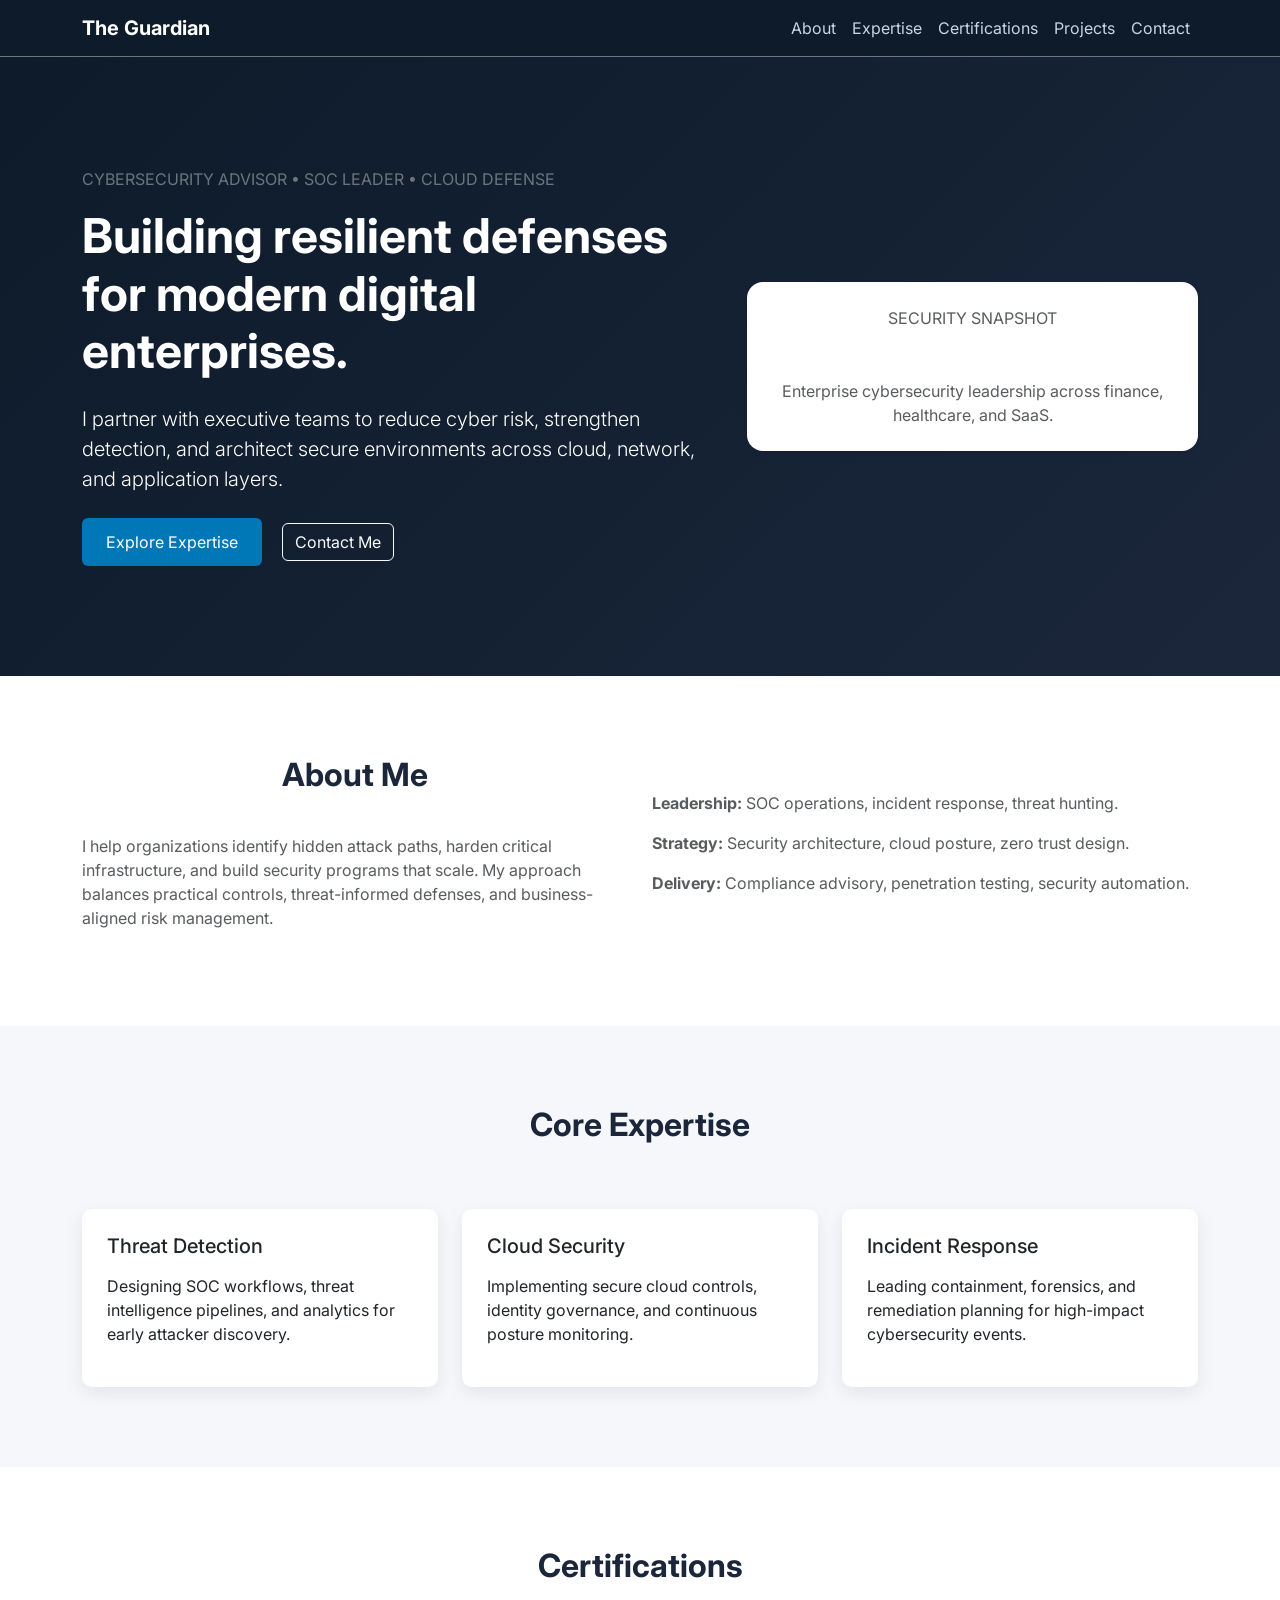
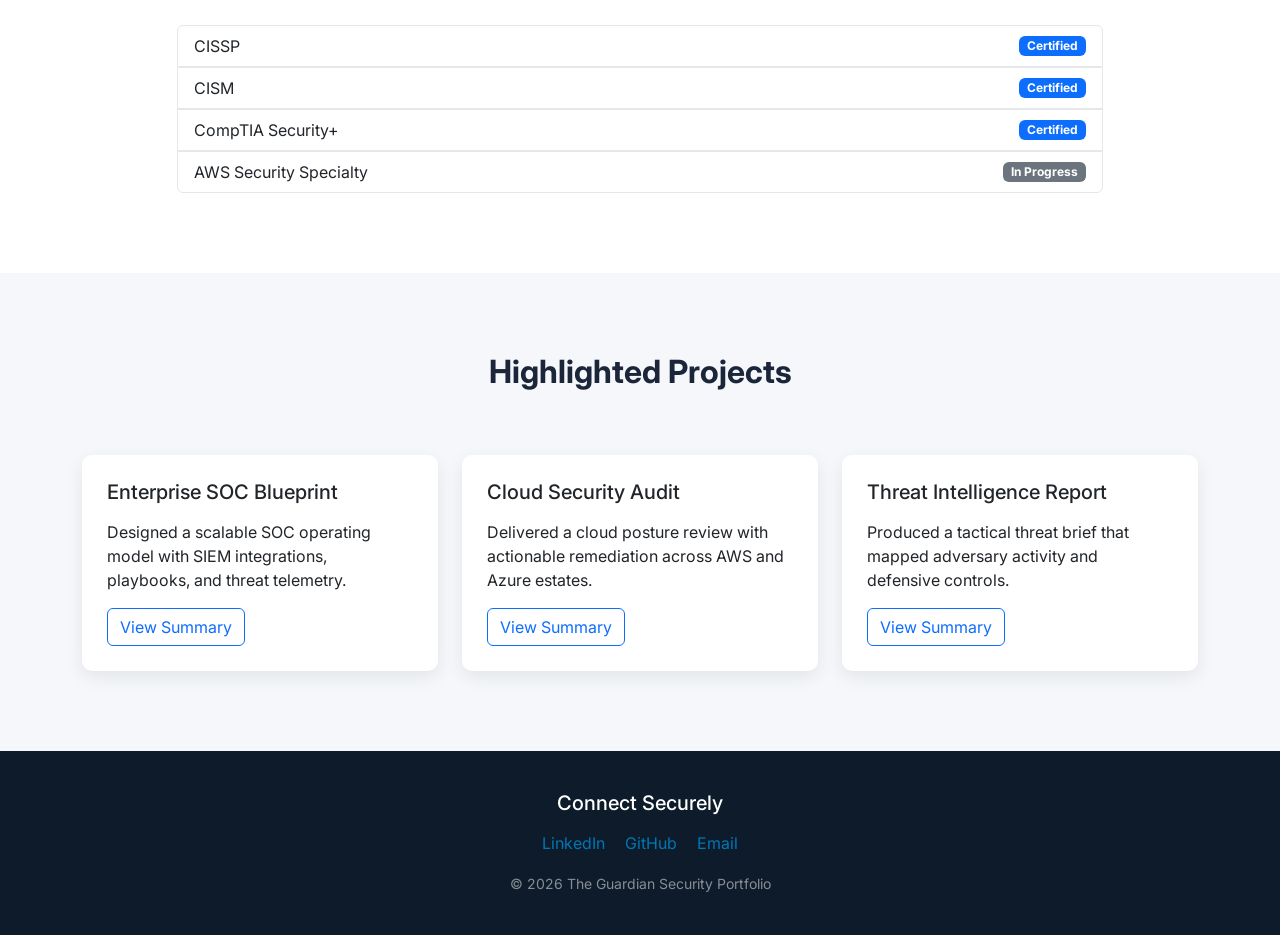
<file: index.html>
<!DOCTYPE html>
<html lang="en">
<head>
  <meta charset="UTF-8" />
  <meta name="viewport" content="width=device-width, initial-scale=1.0" />
  <title>The Guardian | Cybersecurity Portfolio</title>

  <!-- Bootstrap 5 CDN -->
  <link href="https://cdn.jsdelivr.net/npm/bootstrap@5.3.3/dist/css/bootstrap.min.css" rel="stylesheet">

  <!-- Google Font -->
  <link href="https://fonts.googleapis.com/css2?family=Inter:wght@300;400;500;600;700&display=swap" rel="stylesheet">

  <!-- Custom CSS -->
  <link rel="stylesheet" href="style.css">
</head>

<body>

  <nav class="navbar navbar-expand-lg navbar-dark bg-dark-custom sticky-top border-bottom border-secondary">
    <div class="container">
      <a class="navbar-brand fw-bold" href="#">The Guardian</a>
      <button class="navbar-toggler" type="button" data-bs-toggle="collapse" data-bs-target="#navMenu">
        <span class="navbar-toggler-icon"></span>
      </button>
      <div class="collapse navbar-collapse" id="navMenu">
        <ul class="navbar-nav ms-auto">
          <li class="nav-item"><a class="nav-link" href="#about">About</a></li>
          <li class="nav-item"><a class="nav-link" href="#expertise">Expertise</a></li>
          <li class="nav-item"><a class="nav-link" href="#certs">Certifications</a></li>
          <li class="nav-item"><a class="nav-link" href="#projects">Projects</a></li>
          <li class="nav-item"><a class="nav-link" href="#contact">Contact</a></li>
        </ul>
      </div>
    </div>
  </nav>

  <header class="hero-section">
    <div class="container">
      <div class="row align-items-center">
        <div class="col-lg-7 text-center text-lg-start">
          <p class="text-uppercase mb-3 letter-spacing-2 text-secondary">Cybersecurity Advisor • SOC Leader • Cloud Defense</p>
          <h1 class="display-5 fw-bold">Building resilient defenses for modern digital enterprises.</h1>
          <p class="lead mt-4 text-white-75">
            I partner with executive teams to reduce cyber risk, strengthen detection, and architect secure environments across cloud, network, and application layers.
          </p>
          <div class="mt-4">
            <a href="#expertise" class="btn btn-primary-custom me-3">Explore Expertise</a>
            <a href="#contact" class="btn btn-outline-light">Contact Me</a>
          </div>
        </div>
        <div class="col-lg-5 text-center mt-5 mt-lg-0">
          <div class="p-4 bg-white rounded-4 shadow-sm">
            <p class="mb-2 text-uppercase text-muted">Security Snapshot</p>
            <h2 class="h3 fw-bold">10+ years</h2>
            <p class="mb-0 text-muted">Enterprise cybersecurity leadership across finance, healthcare, and SaaS.</p>
          </div>
        </div>
      </div>
    </div>
  </header>

  <section id="about" class="section-padding">
    <div class="container">
      <div class="row align-items-center">
        <div class="col-lg-6">
          <h2 class="section-title">About Me</h2>
          <p class="text-muted">
            I help organizations identify hidden attack paths, harden critical infrastructure, and build security programs that scale.
            My approach balances practical controls, threat-informed defenses, and business-aligned risk management.
          </p>
        </div>
        <div class="col-lg-6">
          <ul class="list-unstyled text-muted">
            <li class="mb-3"><strong>Leadership:</strong> SOC operations, incident response, threat hunting.</li>
            <li class="mb-3"><strong>Strategy:</strong> Security architecture, cloud posture, zero trust design.</li>
            <li class="mb-3"><strong>Delivery:</strong> Compliance advisory, penetration testing, security automation.</li>
          </ul>
        </div>
      </div>
    </div>
  </section>

  <section id="expertise" class="section-padding bg-light-custom">
    <div class="container">
      <h2 class="section-title text-center">Core Expertise</h2>
      <div class="row g-4 mt-4">
        <div class="col-md-4">
          <div class="card feature-card h-100">
            <h5 class="mb-3">Threat Detection</h5>
            <p>Designing SOC workflows, threat intelligence pipelines, and analytics for early attacker discovery.</p>
          </div>
        </div>
        <div class="col-md-4">
          <div class="card feature-card h-100">
            <h5 class="mb-3">Cloud Security</h5>
            <p>Implementing secure cloud controls, identity governance, and continuous posture monitoring.</p>
          </div>
        </div>
        <div class="col-md-4">
          <div class="card feature-card h-100">
            <h5 class="mb-3">Incident Response</h5>
            <p>Leading containment, forensics, and remediation planning for high-impact cybersecurity events.</p>
          </div>
        </div>
      </div>
    </div>
  </section>

  <section id="certs" class="section-padding">
    <div class="container">
      <h2 class="section-title text-center">Certifications</h2>
      <div class="row justify-content-center mt-4">
        <div class="col-md-10">
          <div class="list-group certification-list">
            <div class="list-group-item d-flex justify-content-between align-items-center">
              <span>CISSP</span>
              <span class="badge bg-primary">Certified</span>
            </div>
            <div class="list-group-item d-flex justify-content-between align-items-center">
              <span>CISM</span>
              <span class="badge bg-primary">Certified</span>
            </div>
            <div class="list-group-item d-flex justify-content-between align-items-center">
              <span>CompTIA Security+</span>
              <span class="badge bg-primary">Certified</span>
            </div>
            <div class="list-group-item d-flex justify-content-between align-items-center">
              <span>AWS Security Specialty</span>
              <span class="badge bg-secondary">In Progress</span>
            </div>
          </div>
        </div>
      </div>
    </div>
  </section>

  <section id="projects" class="section-padding bg-light-custom">
    <div class="container">
      <h2 class="section-title text-center">Highlighted Projects</h2>
      <div class="row g-4 mt-4">
        <div class="col-md-4">
          <div class="card project-card h-100 d-flex flex-column">
            <div>
              <h5 class="mb-3">Enterprise SOC Blueprint</h5>
              <p>Designed a scalable SOC operating model with SIEM integrations, playbooks, and threat telemetry.</p>
            </div>
            <a href="#" class="btn btn-outline-primary mt-auto align-self-start">View Summary</a>
          </div>
        </div>
        <div class="col-md-4">
          <div class="card project-card h-100 d-flex flex-column">
            <div>
              <h5 class="mb-3">Cloud Security Audit</h5>
              <p>Delivered a cloud posture review with actionable remediation across AWS and Azure estates.</p>
            </div>
            <a href="#" class="btn btn-outline-primary mt-auto align-self-start">View Summary</a>
          </div>
        </div>
        <div class="col-md-4">
          <div class="card project-card h-100 d-flex flex-column">
            <div>
              <h5 class="mb-3">Threat Intelligence Report</h5>
              <p>Produced a tactical threat brief that mapped adversary activity and defensive controls.</p>
            </div>
            <a href="#" class="btn btn-outline-primary mt-auto align-self-start">View Summary</a>
          </div>
        </div>
      </div>
    </div>
  </section>

  <footer id="contact" class="footer">
    <div class="container text-center">
      <h5 class="mb-3">Connect Securely</h5>
      <p>
        <a href="https://www.linkedin.com/in/ajala-john-0ba146339/" class="me-3">LinkedIn</a>
        <a href="https://github.com/Johnnyplus123" class="me-3">GitHub</a>
        <a href="mailto:security@example.com">Email</a>
      </p>
      <small class="text-white-50">© 2026 The Guardian Security Portfolio</small>
    </div>
  </footer>

  <script src="https://cdn.jsdelivr.net/npm/bootstrap@5.3.3/dist/js/bootstrap.bundle.min.js"></script>
</body>
</html>
</file>
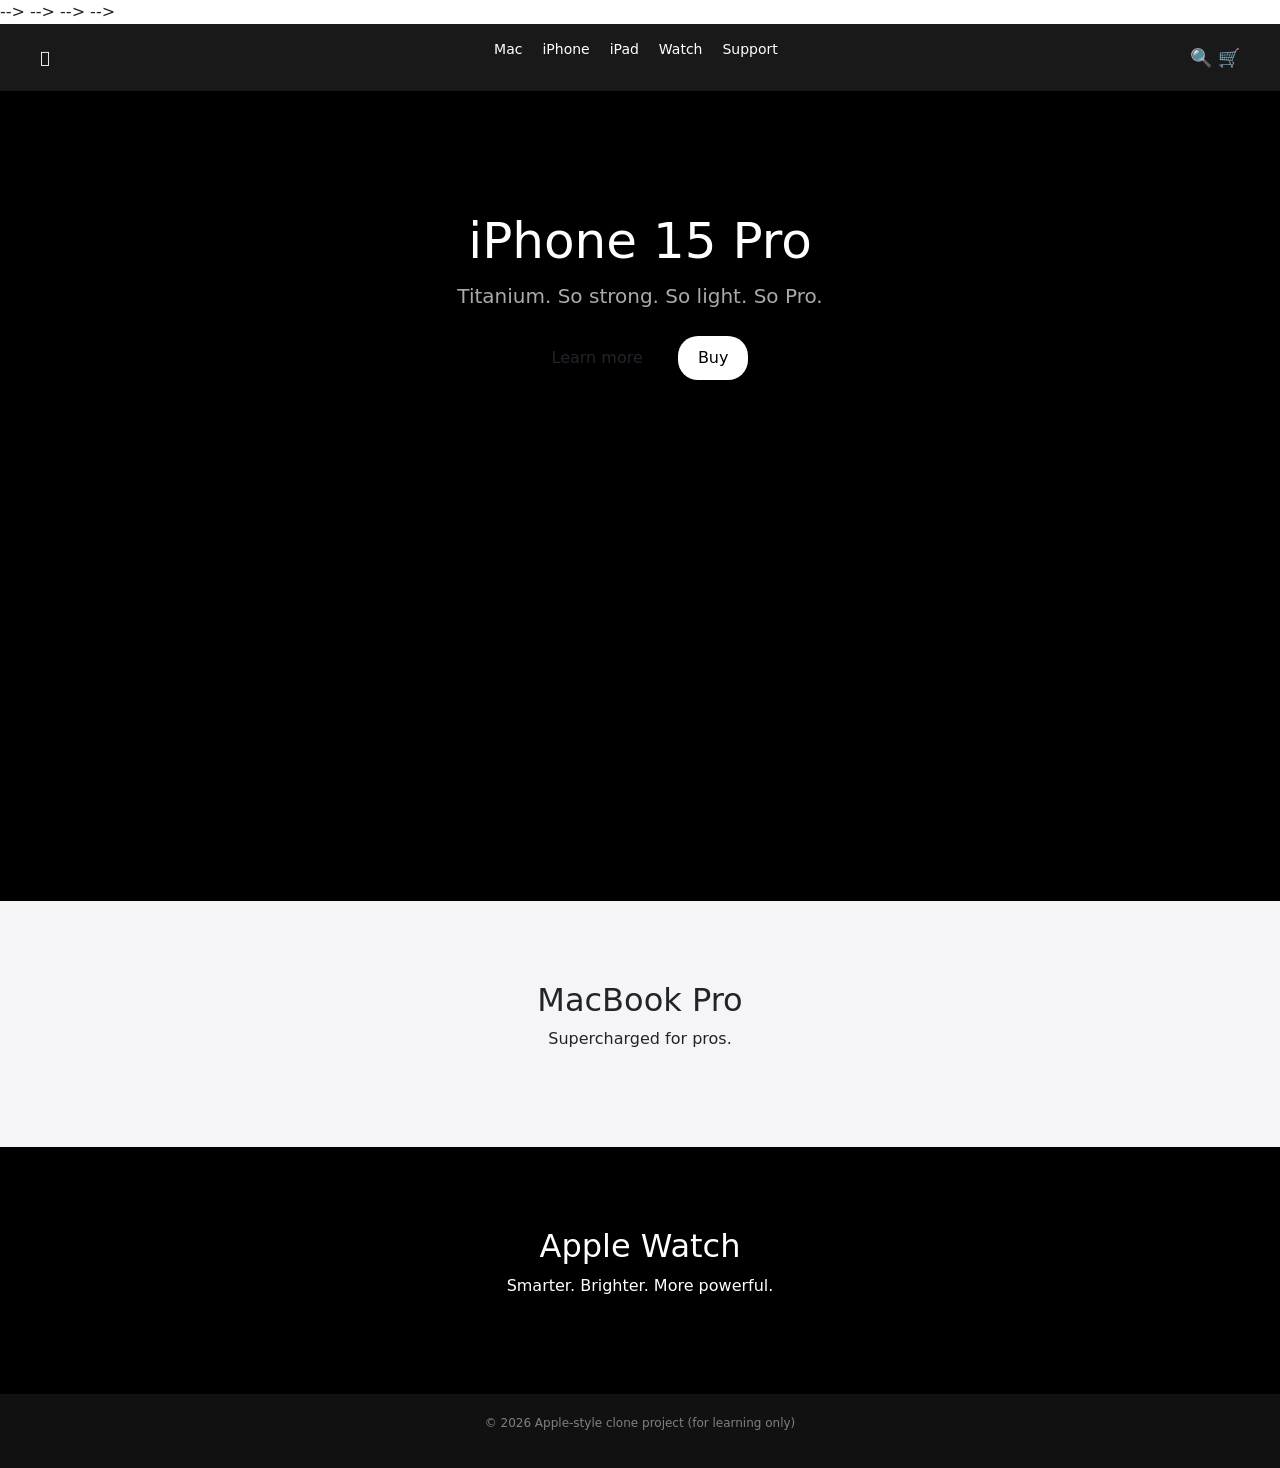
<file: CSS/Apple/index.html>
<!DOCTYPE html>
<html lang="en">

<head>
    <meta charset="UTF-8">
    <meta name="viewport" content="width=device-width, initial-scale=1.0">
    <title>Document</title>
    <link href="https://cdn.jsdelivr.net/npm/bootstrap@5.3.8/dist/css/bootstrap.min.css" rel="stylesheet"
        integrity="sha384-sRIl4kxILFvY47J16cr9ZwB07vP4J8+LH7qKQnuqkuIAvNWLzeN8tE5YBujZqJLB" crossorigin="anonymous">
    <link rel="stylesheet" href="style.css">
</head>
<!-- <nav class="navbar navbar-expand-lg apple-navbar">
    <div class="container-fluid">

        <!-- Brand (Apple-style logo/text) -->
        <!-- <a class="navbar-brand apple-brand" href="#"><img src="/img/download.svg" alt=""></a>

        Mobile toggle -->
        <!-- <button class="navbar-toggler" type="button" data-bs-toggle="collapse" data-bs-target="#appleNav">
            <span class="navbar-toggler-icon"></span>
        </button>

        <!-- Links -->
        <!-- <div class="collapse navbar-collapse justify-content-center" id="appleNav">
            <ul class="navbar-nav apple-nav">

                <li class="nav-item">
                    <a class="nav-link" href="#home">Store</a>
                </li>

                <li class="nav-item dropdown-hover">

                    <a class="nav-link" href="#mac">Mac</a>

                    <!-- HOVER PANEL -->
                    <!-- <div class="dropdown-panel">
                        <a href="#">Explore All Mac</a>
                        <a href="#">MacBook Neo</a>
                        <a href="#">MacBook Air</a>
                        <a href="#">MacBook Pro</a>
                        <a href="#">iMac</a>
                        <a href="#">Mac Studio</a>
                        <a href="#">Displays</a>

                    </div> -->

                <!-- </li> -->

                <!-- <li class="nav-item">
                    <a class="nav-link" href="#ipad">iPad</a>
                </li>

                <li class="nav-item">
                    <a class="nav-link" href="#iphone">iPhone</a>
                </li>

                <li class="nav-item">
                    <a class="nav-link" href="#watch">Watch</a>
                </li>

                <li class="nav-item">
                    <a class="nav-link" href="#support">Support</a>

                </li>

                <li class="nav-item">
                    <a class="nav-link" href="#wheretobuy">Where to Buy</a>
                </li>

            </ul>
        </div>

        <!-- Right side (icons style placeholders) -->
        <!-- <div class="d-none d-lg-flex gap-3 apple-icons">
            <img src="/img/download (copy 1).svg" alt="">
        </div> -->

    <!-- </div>
</nav> --> -->
 --> -->


 -->





 <!DOCTYPE html>
<html lang="en">
<head>
  <meta charset="UTF-8" />
  <meta name="viewport" content="width=device-width, initial-scale=1.0"/>
  <title>Apple Style Landing Page</title>
  <link rel="stylesheet" href="style.css">
</head>

<body>

<!-- NAVBAR -->
<header class="navbar">
  <div class="logo"></div>

  <ul class="nav-links">
    <li>Mac</li>
    <li>iPhone</li>
    <li>iPad</li>
    <li>Watch</li>
    <li>Support</li>
  </ul>

  <div class="nav-icons">
    🔍 🛒
  </div>
</header>

<!-- HERO SECTION -->
<section class="hero">
  <h1>iPhone 15 Pro</h1>
  <p>Titanium. So strong. So light. So Pro.</p>
  <div class="buttons">
    <button class="btn">Learn more</button>
    <button class="btn dark">Buy</button>
  </div>
</section>

<!-- PRODUCT SECTION -->
<section class="product">
  <h2>MacBook Pro</h2>
  <p>Supercharged for pros.</p>
</section>

<section class="product dark-section">
  <h2>Apple Watch</h2>
  <p>Smarter. Brighter. More powerful.</p>
</section>

<!-- FOOTER -->
<footer>
  <p>© 2026 Apple-style clone project (for learning only)</p>
</footer>

</body>
</html>



<script src="https://cdn.jsdelivr.net/npm/bootstrap@5.3.8/dist/js/bootstrap.bundle.min.js"
    integrity="sha384-FKyoEForCGlyvwx9Hj09JcYn3nv7wiPVlz7YYwJrWVcXK/BmnVDxM+D2scQbITxI"
    crossorigin="anonymous"></script>

<body>

</html>
</file>
<file: style.css>
/* ===== GLOBAL ===== */
body {
  font-family: "Inter", sans-serif;
  background-color: #ffffff;
  color: #1b263b;
}

/* ===== COLORS ===== */
:root {
  --navy: #0d1b2a;
  --slate: #1b263b;
  --blue: #0077b6;
  --light-bg: #f5f7fa;
}

/* ===== NAVBAR ===== */
.bg-dark-custom {
  background-color: var(--navy);
}

.navbar-brand {
  color: #ffffff !important;
}

.nav-link {
  color: #cbd5e1 !important;
}

.nav-link:hover {
  color: var(--blue) !important;
}

/* ===== HERO ===== */
.hero-section {
  padding: 110px 20px;
  background: linear-gradient(135deg, var(--navy), var(--slate));
  color: #ffffff;
}

.hero-section h1 {
  font-weight: 700;
}

.btn-primary-custom {
  background-color: var(--blue);
  color: #fff;
  padding: 12px 24px;
  border-radius: 6px;
  border: none;
}

.btn-primary-custom:hover {
  background-color: #005f92;
}

/* ===== SECTIONS ===== */
.section-padding {
  padding: 80px 0;
}

.section-title {
  text-align: center;
  font-weight: 700;
  margin-bottom: 40px;
  color: var(--slate);
}

/* ===== FEATURES ===== */
.feature-card {
  border: none;
  padding: 25px;
  border-radius: 10px;
  background: #ffffff;
  box-shadow: 0 6px 18px rgba(13, 27, 42, 0.08);
  transition: transform 0.3s ease;
}

.feature-card:hover {
  transform: translateY(-5px);
}

/* ===== PROJECTS ===== */
.project-card {
  border: none;
  padding: 25px;
  border-radius: 10px;
  background: #ffffff;
  box-shadow: 0 6px 18px rgba(13, 27, 42, 0.08);
  transition: transform 0.3s ease;
}

.project-card:hover {
  transform: translateY(-5px);
}

/* ===== CERTIFICATIONS ===== */
.certification-list .list-group-item {
  border: 1px solid #e5e7eb;
}

/* ===== BACKGROUND LIGHT ===== */
.bg-light-custom {
  background-color: var(--light-bg);
}

/* ===== FOOTER ===== */
.footer {
  padding: 40px 0;
  background-color: var(--navy);
  color: #ffffff;
}

.footer a {
  color: var(--blue);
  text-decoration: none;
}

.footer a:hover {
  text-decoration: underline;
}
</file>
<file: CSS/Apple/style.css>
/* .apple-navbar {
  background: #ffffff;
  border-bottom: 1px solid #eaeaea;
  padding: 10px 20px;
  height: 50px;
  display: flex;
  align-items: center;
}

.apple-brand {
  color: #1d1d1f;
  font-size: 22px;
  font-weight: bold;
  text-decoration: none;
}

.apple-nav .nav-link {
  color: #1d1d1f;
  font-size: 14px;
  margin: 0 10px;
  transition: 0.2s ease;
}

.apple-nav .nav-link:hover {
  color: #000;
}

.apple-icons {
  color: #1d1d1f;
  font-size: 16px;
  margin: 0 100px;
}

/* Dropdown menu */
/* .dropdown-menu {
  border: 1px solid #eaeaea;
  border-radius: 10px;
  box-shadow: 0 10px 25px rgba(0,0,0,0.08);
  padding: 8px 0;
}

/* Dropdown items */
/* .dropdown-item {
  color: #1d1d1f;
  font-size: 14px;
  padding: 8px 16px;
  transition: 0.2s ease;
}

/* Hover effect */
/* .dropdown-item:hover {
  background: #f5f5f7;
  color: #000;
} */ */

/* container
.dropdown-hover {
  position: relative;
}

/* hidden panel */
/* .dropdown-panel {
  position: absolute;
  top: 100%;

  left: 50%;
  transform: translateX(-50%) translateY(10px);

  background: #ffffff;
  border: 1px solid #eaeaea;
  border-radius: 14px;

  min-width: 320px;

  padding: 15px 0;

  box-shadow: 0 12px 30px rgba(0,0,0,0.12);

  opacity: 0;
  visibility: hidden;

  transition: 0.2s ease;
  z-index: 1000; */
/* } */

/* show on hover */
/* .dropdown-hover:hover .dropdown-panel { */ */
  /* opacity: 1;
  visibility: visible;
  transform: translateX(-50%) translateY(0);
}

links inside */
/* .dropdown-panel a {
  display: block;
  padding: 8px 15px;
  color: #1d1d1f;
  text-decoration: none;
  font-size: 14px;
}

/* hover effect */
/* .dropdown-panel a:hover {
  background: #f5f5f7;
/* } */ */ */ */


* {
  margin: 0;
  padding: 0;
  box-sizing: border-box;
  font-family: -apple-system, BlinkMacSystemFont, sans-serif;
}

/* NAVBAR */
.navbar {
  display: flex;
  justify-content: space-between;
  padding: 15px 40px;
  background: rgba(0,0,0,0.9);
  color: white;
  position: sticky;
  top: 0;
}

.nav-links {
  display: flex;
  list-style: none;
  gap: 20px;
}

.nav-links li {
  cursor: pointer;
  font-size: 14px;
}

.nav-icons {
  font-size: 18px;
}

/* HERO */
.hero {
  height: 90vh;
  background: black;
  color: white;
  text-align: center;
  padding-top: 120px;
}

.hero h1 {
  font-size: 50px;
}

.hero p {
  margin: 10px 0;
  font-size: 20px;
  color: #aaa;
}

.buttons {
  margin-top: 20px;
}

.btn {
  padding: 10px 20px;
  margin: 5px;
  border-radius: 20px;
  border: none;
  cursor: pointer;
}

.btn.dark {
  background: white;
  color: black;
}

/* PRODUCT SECTIONS */
.product {
  padding: 80px;
  text-align: center;
  background: #f5f5f7;
}

.dark-section {
  background: black;
  color: white;
}

/* FOOTER */
footer {
  padding: 20px;
  text-align: center;
  background: #111;
  color: gray;
  font-size: 12px;
}
</file>
